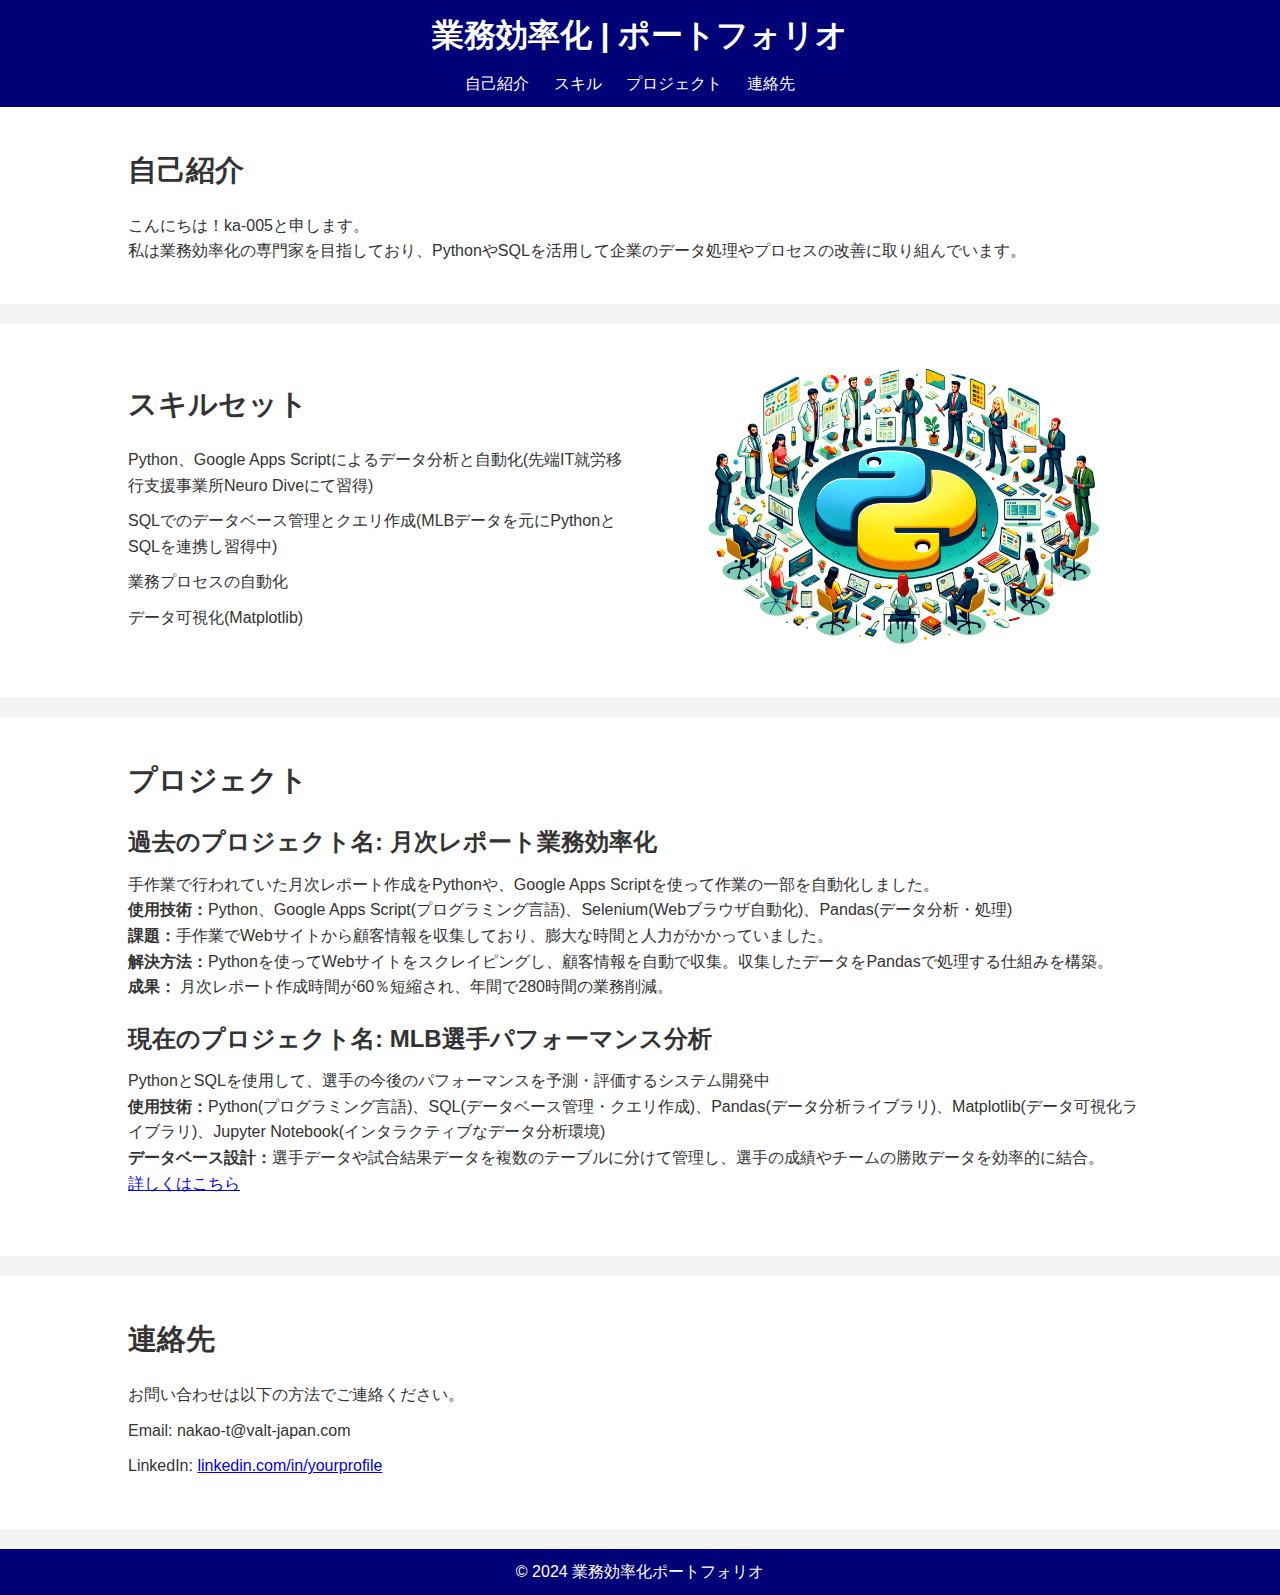
<file: index.html>
<!DOCTYPE html>
<html lang="ja">
<head>
    <meta charset="UTF-8">
    <meta name="viewport" content="width=device-width, initial-scale=1.0">
    <title>業務効率化ポートフォリオ</title>
    <link rel="stylesheet" href="styles.css">
</head>
<body>
    <header>
        <div class="container">
            <h1>業務効率化 | ポートフォリオ</h1>
            <nav>
                <ul>
                    <li><a href="#about">自己紹介</a></li>
                    <li><a href="#skills">スキル</a></li>
                    <li><a href="#projects">プロジェクト</a></li>
                    <li><a href="#contact">連絡先</a></li>
                </ul>
            </nav>
        </div>
    </header>

    <section id="about" class="section">
        <div class="container">
            <h2>自己紹介</h2>
            <p>こんにちは！ka-005と申します。<br>私は業務効率化の専門家を目指しており、PythonやSQLを活用して企業のデータ処理やプロセスの改善に取り組んでいます。</p>
        </div>
    </section>

    <section id="skills" class="section">
        <div class="container">
            <div class="content">
                <div class="text">
                <h2>スキルセット</h2>
                    <ul>
                        <li>Python、Google Apps Scriptによるデータ分析と自動化(先端IT就労移行支援事業所Neuro Diveにて習得)</li>
                        <li>SQLでのデータベース管理とクエリ作成(MLBデータを元にPythonとSQLを連携し習得中)</li>
                        <li>業務プロセスの自動化</li>
                        <li>データ可視化(Matplotlib)</li>
                    </ul>
                </div>
                <div class="image">
                    <img src="python.png" alt="スキルセット/Pythonの画像">
                </div>
            </div>
        </div>
    </section>

    <section id="projects" class="section">
        <div class="container">
            <h2>プロジェクト</h2>
            <div class="project">
                <h3>過去のプロジェクト名: 月次レポート業務効率化</h3>
                <p>手作業で行われていた月次レポート作成をPythonや、Google Apps Scriptを使って作業の一部を自動化しました。</p>
                <p><strong>使用技術：</strong>Python、Google Apps Script(プログラミング言語)、Selenium(Webブラウザ自動化)、Pandas(データ分析・処理)</p>
                <p><strong>課題：</strong>手作業でWebサイトから顧客情報を収集しており、膨大な時間と人力がかかっていました。</p>
                <p><strong>解決方法：</strong>Pythonを使ってWebサイトをスクレイピングし、顧客情報を自動で収集。収集したデータをPandasで処理する仕組みを構築。</p>
                <p><strong>成果：</strong> 月次レポート作成時間が60％短縮され、年間で280時間の業務削減。</p>
            </div>

            <div class="project">
                <h3>現在のプロジェクト名: MLB選手パフォーマンス分析</h3>
                <p>PythonとSQLを使用して、選手の今後のパフォーマンスを予測・評価するシステム開発中</p>
                <p><strong>使用技術：</strong>Python(プログラミング言語)、SQL(データベース管理・クエリ作成)、Pandas(データ分析ライブラリ)、Matplotlib(データ可視化ライブラリ)、Jupyter Notebook(インタラクティブなデータ分析環境)</p>
                <p><strong>データベース設計：</strong>選手データや試合結果データを複数のテーブルに分けて管理し、選手の成績やチームの勝敗データを効率的に結合。</p>
                <p><a href="detailed_analysis.html">詳しくはこちら</a></p>
                
            </div>
        </div>
    </section>

    <section id="contact" class="section">
        <div class="container">
            <h2>連絡先</h2>
            <p>お問い合わせは以下の方法でご連絡ください。</p>
            <ul>
                <li>Email: nakao-t@valt-japan.com</li>
                <li>LinkedIn: <a href="https://linkedin.com" target="_blank">linkedin.com/in/yourprofile</a></li>
            </ul>
        </div>
    </section>

    <footer>
        <div class="container">
            <p>&copy; 2024 業務効率化ポートフォリオ</p>
        </div>
    </footer>
</body>
</html>
</file>
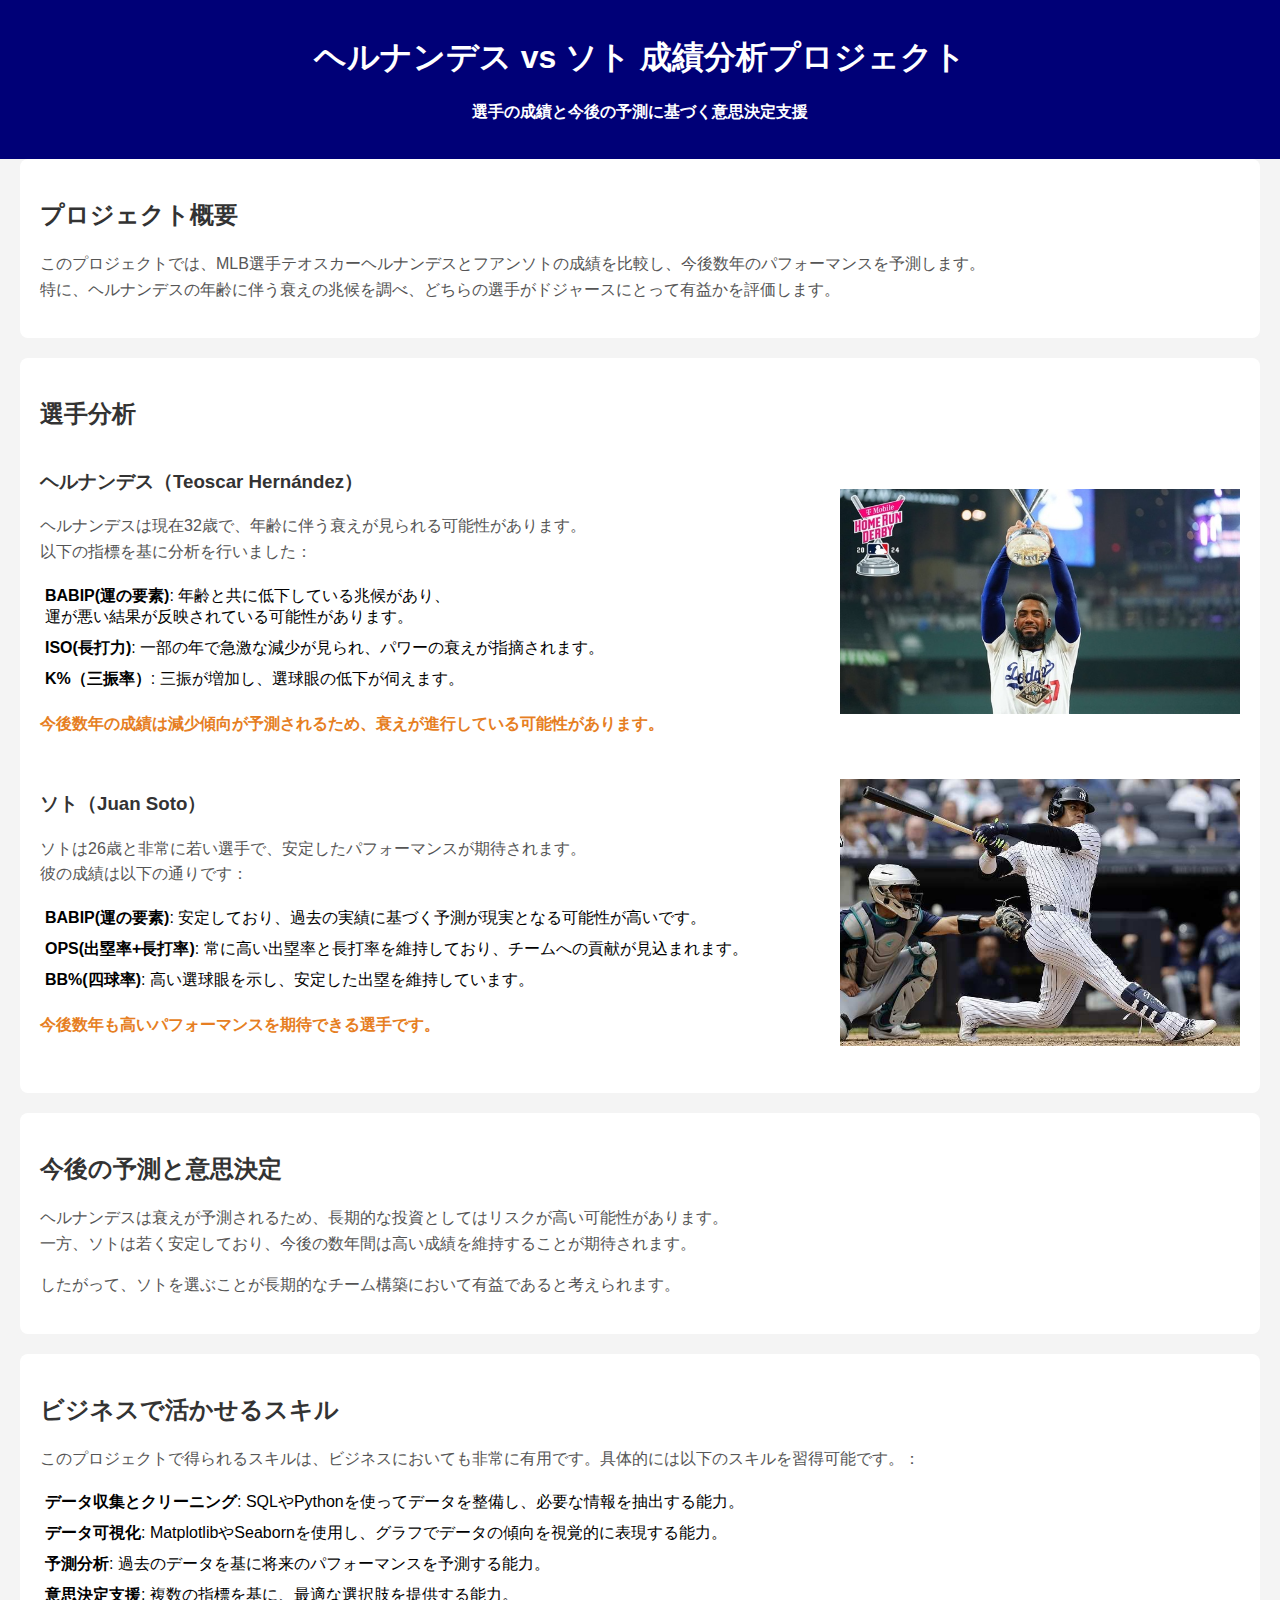
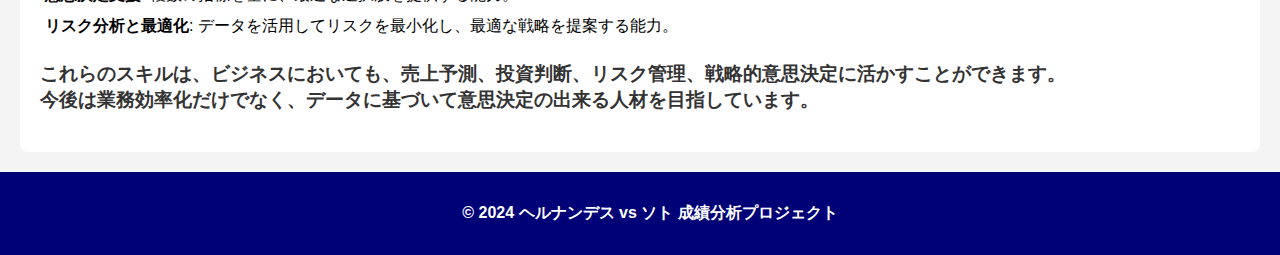
<file: detailed_analysis.html>
<!DOCTYPE html>
<html lang="ja">
<head>
    <meta charset="UTF-8">
    <meta name="viewport" content="width=device-width, initial-scale=1.0">
    <title>ヘルナンデス vs ソト 成績分析プロジェクト</title>
    <style>
        body {
            font-family: Arial, sans-serif;
            margin: 0;
            padding: 0;
            background-color: #f4f4f4;
        }
        header {
            background-color: #000077;
            color: white;
            padding: 15px;
            text-align: center;
        }
        section {
            padding: 20px;
            max-width: 1200px;
            margin: 0 auto;
            background-color: white;
            margin-bottom: 20px;
            border-radius: 8px;
        }
        h1 {
            color: #FFF;
        }

        h2, h3 {
            color: #333;
        }

        h4{
            color: #FFF;
        }
        p {
            color: #555;
            line-height: 1.6;
        }
        ul {
            list-style-type: none;
            padding-left: 0;
        }
        li {
            padding: 5px;
        }
        .highlight {
            color: #e67e22;
            font-weight: bold;
        }
        footer {
            text-align: center;
            padding: 10px;
            background-color: #000077;
            color: white;
            position: relative;
            bottom: 0;
            width: 100%;
        }

                /* 画像とテキストを横並びにするためのスタイル */
                .player-analysis {
            display: flex;
            align-items: center;
            justify-content: space-between;
            margin-bottom: 20px;
        }
        .player-analysis img {
            width: 400px; /* 画像のサイズ調整 */
            height: auto;
            margin-left: 20px;
        }
    </style>
</head>
<body>

    <header>
        <h1>ヘルナンデス vs ソト 成績分析プロジェクト</h1>
        <h4>選手の成績と今後の予測に基づく意思決定支援</h4>
    </header>

    <section>
        <h2>プロジェクト概要</h2>
        <p>このプロジェクトでは、MLB選手テオスカーヘルナンデスとフアンソトの成績を比較し、今後数年のパフォーマンスを予測します。<br>
            特に、ヘルナンデスの年齢に伴う衰えの兆候を調べ、どちらの選手がドジャースにとって有益かを評価します。</p>
    </section>

    <section>
        <h2>選手分析</h2>
        <!-- ヘルナンデスの分析 -->
        <div class="player-analysis">
            <div>
                <h3>ヘルナンデス（Teoscar Hernández）</h3>
                <p>ヘルナンデスは現在32歳で、年齢に伴う衰えが見られる可能性があります。<br>
                    以下の指標を基に分析を行いました：</p>
                <ul>
                    <li><strong>BABIP(運の要素)</strong>: 年齢と共に低下している兆候があり、<br>運が悪い結果が反映されている可能性があります。</li>
                    <li><strong>ISO(長打力)</strong>: 一部の年で急激な減少が見られ、パワーの衰えが指摘されます。</li>
                    <li><strong>K%（三振率）</strong>: 三振が増加し、選球眼の低下が伺えます。</li>
                </ul>
                <p class="highlight">今後数年の成績は減少傾向が予測されるため、衰えが進行している可能性があります。</p>
            </div>
            <img src="hernandez.jpg" alt="Teoscar Hernández">
        </div>

        <!-- ソトの分析 -->
        <div class="player-analysis">
            <div>
                <h3>ソト（Juan Soto）</h3>
                <p>ソトは26歳と非常に若い選手で、安定したパフォーマンスが期待されます。<br>
                    彼の成績は以下の通りです：</p>
                <ul>
                    <li><strong>BABIP(運の要素)</strong>: 安定しており、過去の実績に基づく予測が現実となる可能性が高いです。</li>
                    <li><strong>OPS(出塁率+長打率)</strong>: 常に高い出塁率と長打率を維持しており、チームへの貢献が見込まれます。</li>
                    <li><strong>BB%(四球率)</strong>: 高い選球眼を示し、安定した出塁を維持しています。</li>
                </ul>
                <p class="highlight">今後数年も高いパフォーマンスを期待できる選手です。</p>
                </div>
                <img src="soto.jpg" alt="Juan Soto">
            </div>
    </section>

    <section>
        <h2>今後の予測と意思決定</h2>
        <p>ヘルナンデスは衰えが予測されるため、長期的な投資としてはリスクが高い可能性があります。<br>
            一方、ソトは若く安定しており、今後の数年間は高い成績を維持することが期待されます。</p>
        <p>したがって、ソトを選ぶことが長期的なチーム構築において有益であると考えられます。</p>
    </section>

    <section>
        <h2>ビジネスで活かせるスキル</h2>
        <p>このプロジェクトで得られるスキルは、ビジネスにおいても非常に有用です。具体的には以下のスキルを習得可能です。：</p>
        <ul>
            <li><strong>データ収集とクリーニング</strong>: SQLやPythonを使ってデータを整備し、必要な情報を抽出する能力。</li>
            <li><strong>データ可視化</strong>: MatplotlibやSeabornを使用し、グラフでデータの傾向を視覚的に表現する能力。</li>
            <li><strong>予測分析</strong>: 過去のデータを基に将来のパフォーマンスを予測する能力。</li>
            <li><strong>意思決定支援</strong>: 複数の指標を基に、最適な選択肢を提供する能力。</li>
            <li><strong>リスク分析と最適化</strong>: データを活用してリスクを最小化し、最適な戦略を提案する能力。</li>
        </ul>
        <h3>これらのスキルは、ビジネスにおいても、売上予測、投資判断、リスク管理、戦略的意思決定に活かすことができます。<br>
        今後は業務効率化だけでなく、データに基づいて意思決定の出来る人材を目指しています。</h3>
    </section>

    <footer>
        <h4>© 2024 ヘルナンデス vs ソト 成績分析プロジェクト</h4>
    </footer>

</body>
</html>
</file>
<file: styles.css>
/* 基本設定 */
* {
    margin: 0;
    padding: 0;
    box-sizing: border-box;
}

body {
    font-family: Arial, sans-serif;
    line-height: 1.6;
    background-color: #f4f4f4;
    color: #333;
}

.container {
    width: 80%;
    margin: 0 auto;
}

/* ヘッダー */
header {
    background-color: #000077;
    color: #fff;
    padding: 10px 0;
}

header h1 {
    text-align: center;
    font-size: 2rem;
}

nav ul {
    list-style-type: none;
    text-align: center;
    margin-top: 10px;
}

nav ul li {
    display: inline;
    margin-right: 20px;
}

nav ul li a {
    color: #fff;
    text-decoration: none;
    font-size: 1rem;
}

nav ul li a:hover {
    text-decoration: underline;
}

/* セクション */
.section {
    padding: 40px 0;
    background-color: #fff;
    margin-bottom: 20px;
}

.section h2 {
    font-size: 1.8rem;
    margin-bottom: 20px;
}

ul {
    list-style-type: none;
}

ul li {
    margin: 10px 0;
}

.project {
    margin-bottom: 20px;
}

.project h3 {
    font-size: 1.5rem;
    margin-bottom: 10px;
}

/* フッター */
footer {
    background-color: #000077;
    color: #fff;
    text-align: center;
    padding: 10px 0;
}

#skills .container {
    display: flex;
    align-items: center;
    justify-content: space-between;
    flex-wrap: wrap;
}

#skills .content {
    display: flex;
    flex-direction: row;
    justify-content: space-between;
    align-items: center;
}

#skills .text {
    flex: 1;
    padding-right: 20px;
}

#skills .image {
    flex: 0 0 500px; /* 画像のサイズに応じて調整 */
}

#skills .image img {
    width: 100%;
    height: auto;
    border-radius: 8px;
}
</file>
